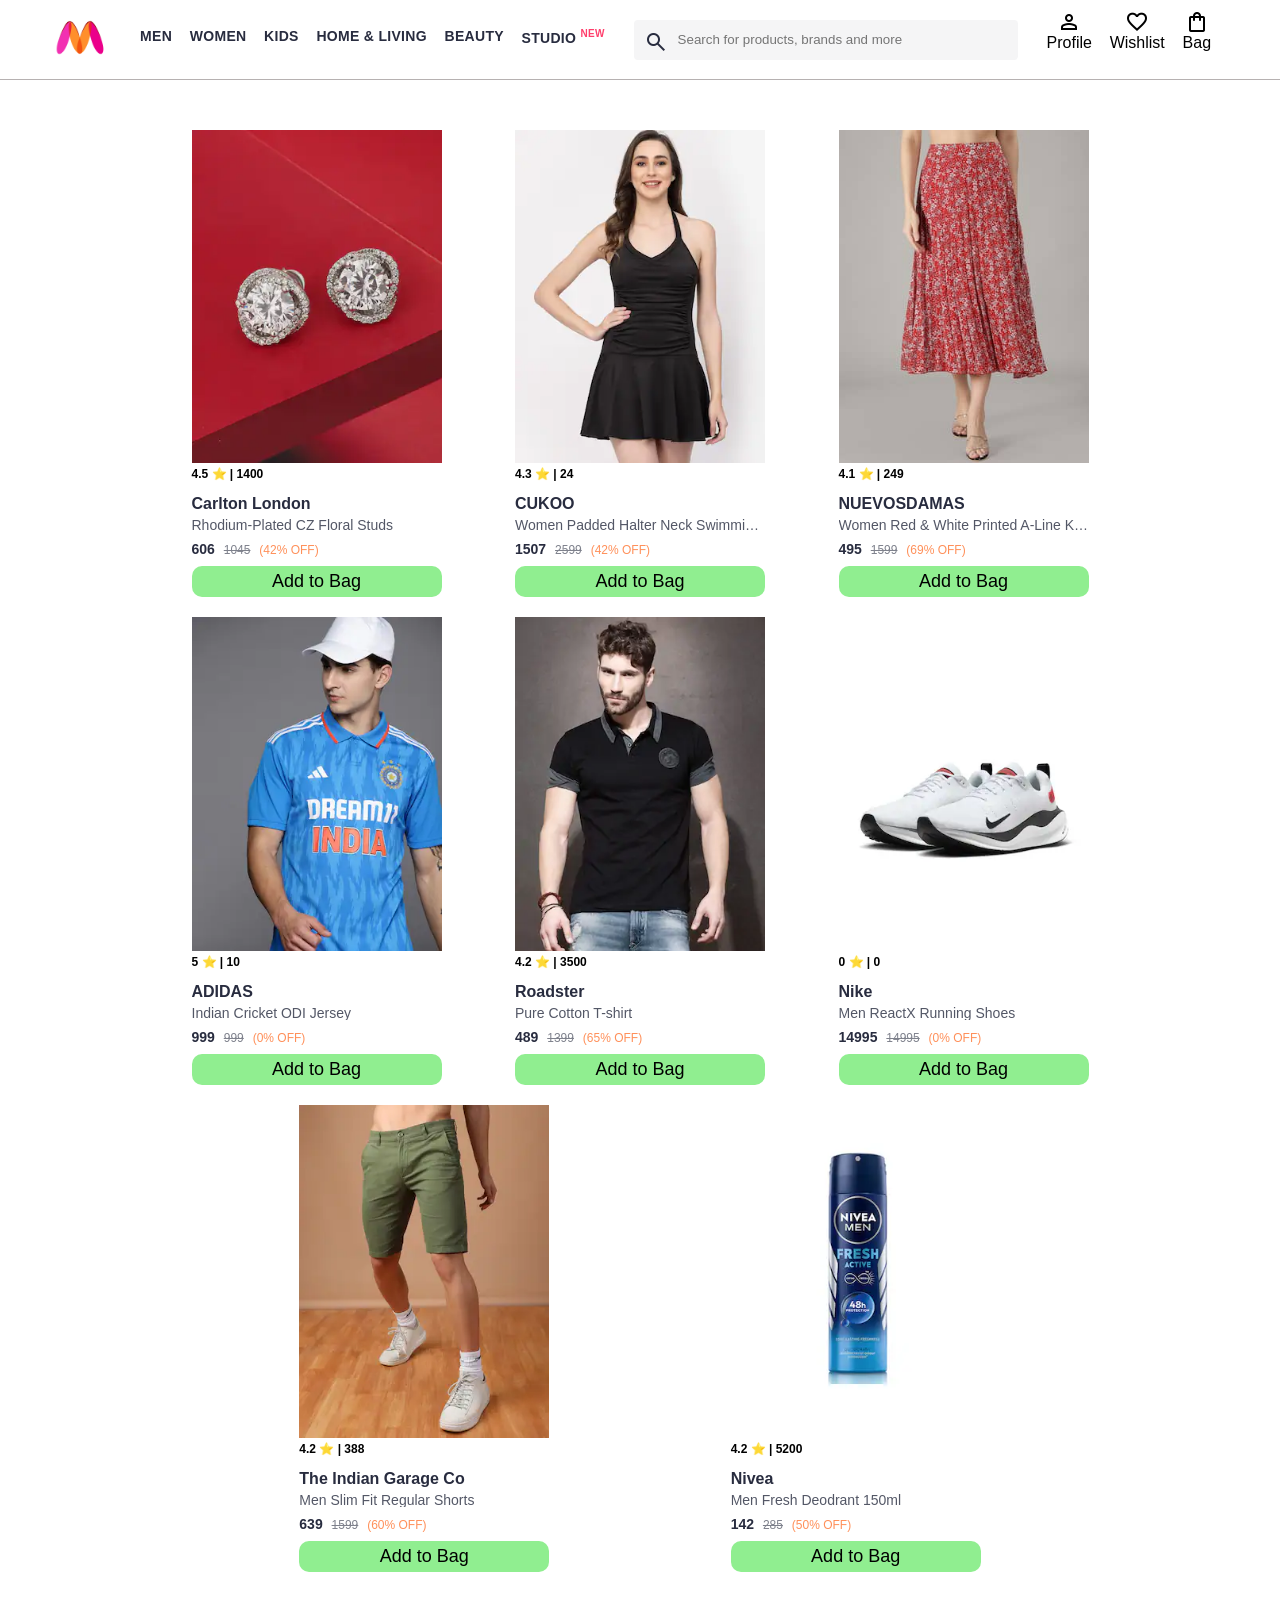
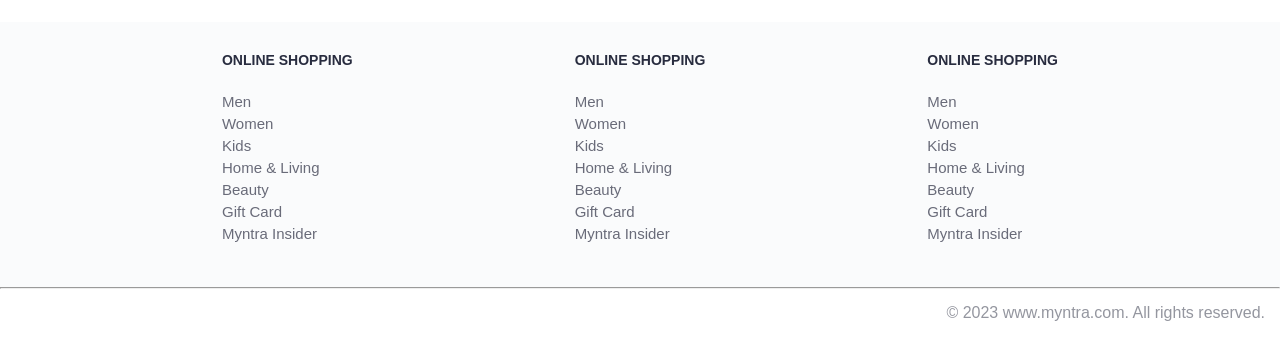
<file: index.html>
<!DOCTYPE html>
<html lang="en">

<head>
    <title>Myntra Functional Clone</title>
    <link rel="stylesheet" href="css/index.css">
    <link rel="stylesheet"
        href="https://fonts.googleapis.com/css2?family=Material+Symbols+Outlined:opsz,wght,FILL,GRAD@20..48,100..700,0..1,-50..200" />
</head>

<body>
    <header>
        <div class="logo_container">
            <a href="#"><img class="myntra_home" src="images/myntra_logo.webp" alt="Myntra Home"></a>
        </div>
        <nav class="nav_bar">
            <a href="#">Men</a>
            <a href="#">Women</a>
            <a href="#">Kids</a>
            <a href="#">Home & Living</a>
            <a href="#">Beauty</a>
            <a href="#">Studio <sup>New</sup></a>
        </nav>
        <div class="search_bar">
            <span class="material-symbols-outlined search_icon">search</span>
            <input class="search_input" placeholder="Search for products, brands and more">
        </div>
        <div class="action_bar">
            <div class="action_container">
                <span class="material-symbols-outlined action_icon">person</span>
                <span class="action_name">Profile</span>
            </div>

            <div class="action_container">
                <span class="material-symbols-outlined action_icon">favorite</span>
                <span class="action_name">Wishlist</span>
            </div>

            <a class="action_container" href="pages/bag.html">
                <span class="material-symbols-outlined action_icon">shopping_bag</span>
                <span class="action_name">Bag</span>
                <span class="bag-item-count">0</span>
            </a>
        </div>
    </header>

    <main>
        <div class="items-container">
            <div class="item-container">
                    <img src="images/1.jpg" alt="item image" class="item-img">
                    <div class="rating">4.5 ⭐ | 1.4K</div>
                    <div class="company-name">Calton London</div>
                    <div class="item-name">Rhodium-Plated CZ Floral Studs</div>
                    <div class="price">
                        <span class="current-price">Rs 606</span>
                        <span class="original-price">Rs 1045</span>
                        <span class="discount">(42% OFF)</span>
                    </div>
                    <button class="btn-add-bag">Add to Bag</button>
            </div>
        </div>
    </main>

    <footer>
        <div class="footer_container">
            <div class="footer_column">
                <h3>ONLINE SHOPPING</h3>

                <a href="#">Men</a>
                <a href="#">Women</a>
                <a href="#">Kids</a>
                <a href="#">Home & Living</a>
                <a href="#">Beauty</a>
                <a href="#">Gift Card</a>
                <a href="#">Myntra Insider</a>
            </div>

            <div class="footer_column">
                <h3>ONLINE SHOPPING</h3>

                <a href="#">Men</a>
                <a href="#">Women</a>
                <a href="#">Kids</a>
                <a href="#">Home & Living</a>
                <a href="#">Beauty</a>
                <a href="#">Gift Card</a>
                <a href="#">Myntra Insider</a>
            </div>

            <div class="footer_column">
                <h3>ONLINE SHOPPING</h3>

                <a href="#">Men</a>
                <a href="#">Women</a>
                <a href="#">Kids</a>
                <a href="#">Home & Living</a>
                <a href="#">Beauty</a>
                <a href="#">Gift Card</a>
                <a href="#">Myntra Insider</a>
            </div>
        </div>
        <hr>

        <div class="copyright">
            © 2023 www.myntra.com. All rights reserved.
        </div>
    </footer>

    <script src="data/items.js"></script>
    <script src="scripts/index.js"></script>
</body>

</html>
</file>
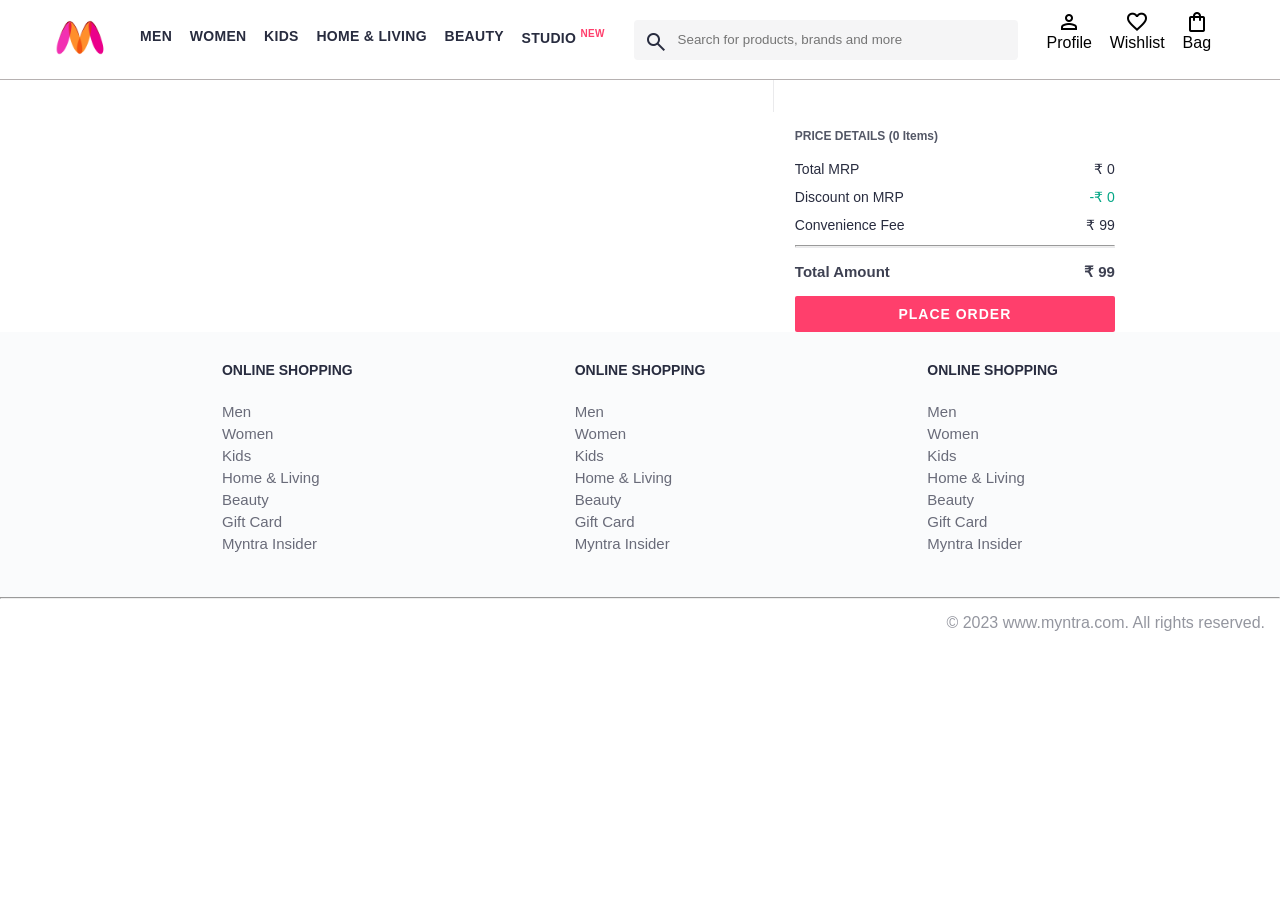
<file: pages/bag.html>
<!DOCTYPE html>
<html lang="en">

<head>
  <title>Myntra Clone</title>
  <link rel="stylesheet" href="../css/index.css">
  <link rel="stylesheet" href="../css/bag.css">
  <link rel="stylesheet"
    href="https://fonts.googleapis.com/css2?family=Material+Symbols+Outlined:opsz,wght,FILL,GRAD@20..48,100..700,0..1,-50..200" />
</head>

<body>
  <header>
    <div class="logo_container">
      <a href="#"><img class="myntra_home" src="../images/myntra_logo.webp" alt="Myntra Home"></a>
    </div>
    <nav class="nav_bar">
      <a href="#">Men</a>
      <a href="#">Women</a>
      <a href="#">Kids</a>
      <a href="#">Home & Living</a>
      <a href="#">Beauty</a>
      <a href="#">Studio <sup>New</sup></a>
    </nav>
    <div class="search_bar">
      <span class="material-symbols-outlined search_icon">search</span>
      <input class="search_input" placeholder="Search for products, brands and more">
    </div>
    <div class="action_bar">
      <div class="action_container">
        <span class="material-symbols-outlined action_icon">person</span>
        <span class="action_name">Profile</span>
      </div>

      <div class="action_container">
        <span class="material-symbols-outlined action_icon">favorite</span>
        <span class="action_name">Wishlist</span>
      </div>

      <div class="action_container">
        <span class="material-symbols-outlined action_icon">shopping_bag</span>
        <span class="action_name">Bag</span>
        <span class="bag-item-count">0</span>
      </div>
    </div>
  </header>
  <main>
    <div class="bag-page">
      <div class="bag-items-container">
      

      </div>
      <div class="bag-summary">
      
      </div>

    </div>
  </main>
  <footer>
    <div class="footer_container">
      <div class="footer_column">
        <h3>ONLINE SHOPPING</h3>

        <a href="#">Men</a>
        <a href="#">Women</a>
        <a href="#">Kids</a>
        <a href="#">Home & Living</a>
        <a href="#">Beauty</a>
        <a href="#">Gift Card</a>
        <a href="#">Myntra Insider</a>
      </div>

      <div class="footer_column">
        <h3>ONLINE SHOPPING</h3>

        <a href="#">Men</a>
        <a href="#">Women</a>
        <a href="#">Kids</a>
        <a href="#">Home & Living</a>
        <a href="#">Beauty</a>
        <a href="#">Gift Card</a>
        <a href="#">Myntra Insider</a>
      </div>

      <div class="footer_column">
        <h3>ONLINE SHOPPING</h3>

        <a href="#">Men</a>
        <a href="#">Women</a>
        <a href="#">Kids</a>
        <a href="#">Home & Living</a>
        <a href="#">Beauty</a>
        <a href="#">Gift Card</a>
        <a href="#">Myntra Insider</a>
      </div>
    </div>
    <hr>

    <div class="copyright">
      © 2023 www.myntra.com. All rights reserved.
    </div>
  </footer>
  <script src="../data/items.js"></script>
  <script src="../scripts/index.js"></script>
  <script src="../scripts/bag.js"></script>
</body>

</html>
</file>
<file: css/index.css>
/***************** Item Page CSS **************************/
/*.action_container {
    text-decoration: none;
}
a.action_container:link {
    color:black;
}
.item-details {
    cursor: pointer;
    width: 250px;
    margin: 10px;
}
.stars {
    font-size: 12px;
    font-weight: 700;
    text-align: left;
}
.company {
    font-size: 18px;
    font-weight: 700;
    line-height: 1;
    color: #282c3f;
    margin-bottom: 6px;
    overflow: hidden;
    text-overflow: ellipsis;
    white-space: nowrap;
    margin-top: 20px;
}
.item-name {
    color: #535766;
    font-size: 16px;
    line-height: 1;
    margin-bottom: 0;
    margin-top: 0;
    overflow: hidden;
    text-overflow: ellipsis;
    white-space: nowrap;
    font-weight: 400;
    display: block;
}
.price-container {
    margin-top: 10px;
}
.current-price {
    font-size: 14px;
    font-weight: 700;
    color: #282c3f;
}
.original-price {
    text-decoration: line-through;
    color: #7e818c;
    font-weight: 400;
    margin-left: 5px;
    font-size: 12px;
}
.discount-percentage {
    color: #ff905a;
    font-weight: 400;
    font-size: 12px;
    margin-left: 5px;
}
.btn-bag {
    background-color: lightgreen;
    border: none;
    padding: 5px 15px;
    border-radius: 10px;
    width: 100%;
    margin-top: 7px;
    font-size: 20px;
    cursor: pointer;
}
.bag-items {
    background-color: #f16565;
    white-space: nowrap;
    text-align: center;
    line-height: 18px;
    padding: 0 6px;
    height: 18px;
    position: relative;
    border-radius: 50%;
    font-size: 12px;
    color: #fff;
    left: 13px;
    top: -44px;
    font-weight: 700;
    cursor: pointer;
}*/

* {
    margin: 0;
    padding: 0;
    font-family: Assistant, -apple-system, BlinkMacSystemFont, Segoe UI, Roboto, Helvetica, Arial, sans-serif;
    box-sizing: border-box;
}

header {
    display: flex;
    background-color: #ffffff;
    height: 80px;
    justify-content: space-between;
    align-items: center;
    border-bottom: 1px solid #b6b1b1;
}

.myntra_home {
    height: 45px;
}

.logo_container {
    margin-left: 4%;
}

.action_bar {
    margin-right: 4%;
}

.nav_bar {
    display: flex;
    min-width: 500px;
    justify-content: space-evenly;
    height: 100%;
}

.nav_bar a {
    font-size: 14px;
    letter-spacing: .3px;
    color: #282c3f;
    font-weight: 700;
    text-transform: uppercase;
    text-decoration: none;
    padding: 28px 0;
    border-bottom: 5px solid #ffffff;
}

.nav_bar a:hover {
    border-bottom: 4px solid #f54e77;
}

.nav_bar a sup {
    color: #ff3f6c;
    font-size: 10px;
}

.search_bar {
    height: 40px;
    min-width: 200px;
    width: 30%;
    display: flex;
    align-items: center;
}

.search_icon {
    box-sizing: content-box;
    height: 20px;
    padding: 10px;

    background-color: #f5f5f6;
    color: #282c3f;
    font-weight: 300;
    border-radius: 4px 0 0 4px;
}

.search_input {
    color: #696e79;
    background-color: #f5f5f6;
    flex-grow: 1;
    height: 40px;
    border: 0;
    border-radius: 0 4px 4px 0;
}

.action_bar {
    display: flex;
    min-width: 200px;
    justify-content: space-evenly;
}

.action_container {
    display: flex;
    flex-direction: column;
    align-items: center;
}

/* Main section */
.banner_container {
    margin: 40px 0;
}

.banner_image {
    width: 100%;
}

.category_heading {
    text-transform: uppercase;
    color: #3e4152;
    letter-spacing: .15em;
    font-size: 1.8em;
    margin: 50px 0 10px 30px;
    max-height: 5em;
    font-weight: 700;
}

.category-items, .items-container {
    width: 80%;
    margin: 50px 10%;
    display: flex;
    flex-wrap: wrap;
    justify-content: space-evenly;
}

.sale_item {
    width: 250px;
}

.footer_container {
    padding: 30px 0px 40px 0px;
    background: #FAFBFC;
    display: flex;
    justify-content: space-evenly;
}

.footer_column {
    display: flex;
    flex-direction: column;
}

.footer_column h3 {
    color: #282c3f;
    font-size: 14px;
    margin-bottom: 25px;
}

.footer_column a {
    color: #696b79;
    font-size: 15px;
    text-decoration: none;
    padding-bottom: 5px;
}

.copyright {
    color: #94969f;
    text-align: end;
    padding: 15px;
}

.items-container {
    width: 80%;
    margin: 40px auto;
}

.item-container {
    width: 250px;
    margin: 10px;
}

.item-img {
    width: 100%;
}

.rating {
    font-size: 12px;
    font-weight: 700;
}

.company-name {
    font-weight: 700;
    font-size: 16px;
    line-height: 1;
    color: #282c3f;
    margin-top: 15px;
    margin-bottom: 6px;
    overflow: hidden;
    text-overflow: ellipsis;
    white-space: nowrap;
}

.item-name {
    color: #535766;
    font-weight: 400;
    font-size: 14px;
    line-height: 1;
    margin-top: 0;
    margin-bottom: 0;
    overflow: hidden;
    text-overflow: ellipsis;
    white-space: nowrap;
    display: block;
}

.price {
    line-height: 15px;
    font-size: 14px;
    color: #282c3f;
    white-space: nowrap;
    margin-top: 10px;
}

.current-price {
    font-weight: 700;
    font-size: 14px;
    color: #282c3f;
}

.original-price {
    font-weight: 400;
    font-size: 12px;
    color: #7e818c;
    margin-left: 5px;
    text-decoration: line-through;
}

.discount {
    font-weight: 400;
    font-size: 12px;
    color: #ff905a;
    margin-left: 5px;
}

.btn-add-bag {
    background-color: lightgreen;
    border: none;
    padding: 5px 15px;
    border-radius: 10px;
    font-size: 18px;
    margin-top: 8px;
    width: 100%;
    cursor: pointer;
}

.bag-item-count{
   background-color: #f16565;
    white-space: nowrap;
    text-align: center;
    line-height: 18px;
    padding: 0 6px;
    height: 18px;
    position: relative;
    border-radius: 50%;
    font-size: 12px;
    color: #fff;
    left: 13px;
    top: -44px;
    font-weight: 700;
    cursor: pointer;   
}

.action_container {
    text-decoration: none;
}
a.action_container:link {
    color:black;
}
</file>
<file: css/bag.css>
.bag-items-container {
  display: inline-block;
  width: 64%;
  padding-right: 20px;
  border-right: 1px solid #eaeaec;
  padding-top: 32px;
  color: #282c3f;
  font-size: 13px;
  line-height: 1.42857143;
}

.bag-page {
  width: 75%;
  margin-left: 12.5%;
}

.bag-summary {
  vertical-align: top;
  display: inline-block;
  width: 35%;
  padding: 24px 0 0 16px;
  color: #282c3f;
  font-size: 13px;
  line-height: 1.42857143;
}

.bag-details-container {
  margin-bottom: 16px;
}

.price-header {
  font-size: 12px;
  font-weight: 700;
  margin: 24px 0 16px;
  color: #535766;
}

.price-item {
  margin-bottom: 12px;
  line-height: 16px;
  font-size: 14px;
  color: #282c3f;
}

.price-item-value {
  float: right;
}

.priceDetail-base-discount {
  color: #03a685;
}

.price-footer {
  font-weight: 700;
  font-size: 15px;
  padding-top: 16px;
  border-top: 1px solid #eaeaec;
  color: #3e4152;
  line-height: 16px;
}

.btn-place-order {
  width: 100%;
  letter-spacing: 1px;
  font-size: 14px;
  font-weight: 600;
  border-radius: 2px;
  border-width: 0px;
  padding: 10px 16px;
  background-color: rgb(255, 63, 108);
  color: rgb(255, 255, 255);
  cursor: pointer;
}

.bag-item-container {
  margin-bottom: 8px;
  background: #fff;
  font-size: 14px;
  border: 1px solid #eaeaec;
  border-radius: 4px;
  position: relative;
  padding: 12px 12px 0;
}

.item-left-part {
  position: absolute;
  background: rgb(255, 242, 223);
  height: 148px;
  width: 111px;
}

.item-right-part {
  padding-left: 12px;
  position: relative;
  min-height: 148px;
  margin-left: 111px;
  margin-bottom: 12px;
}

.bag-item-img {
  width: 100%;
}

.return-period {
  display: inline-flex;
  font-size: 14px;
  padding-top: 8px;
}

.return-period-days {
  font-weight: 700;
  margin-right: 4px;
}

.delivery-details {
  margin-top: 5px;
  color: #282c3f;
  font-size: 12px;
  letter-spacing: -.1px;
  margin-bottom: 8px;
  line-height: 15px;
}

.delivery-details-days {
  color: #03a685;
}

.remove-from-cart {
  position: absolute;
  font-size: 25px;
  top: 10px;
  right: 18px;
  width: 14px;
  height: 14px;
  cursor: pointer;
}
</file>
